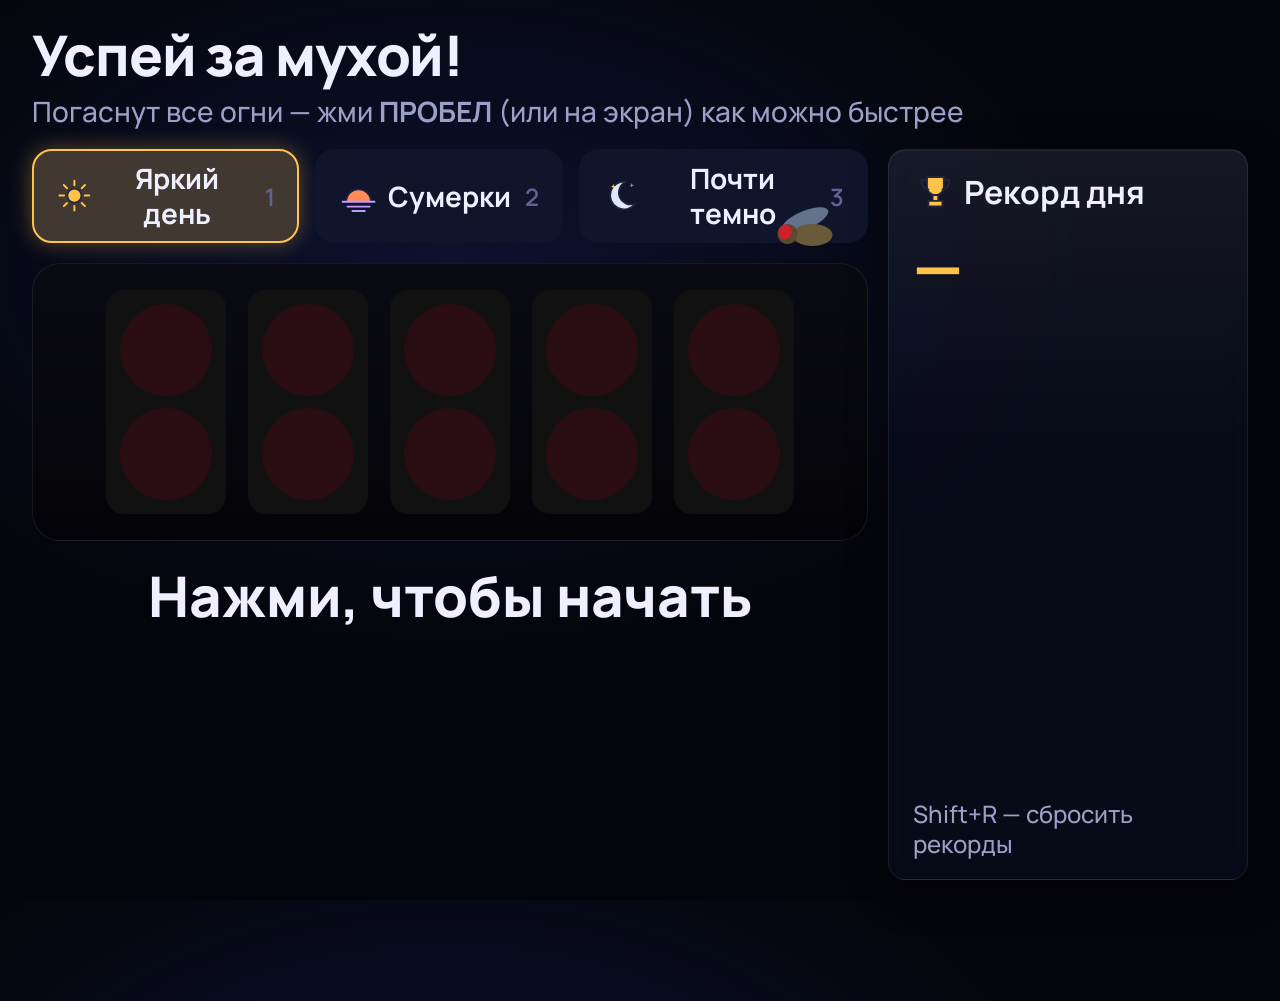
<file: arcade/index.html>
<!doctype html>
<html lang="ru">
<head>
<meta charset="utf-8">
<meta name="viewport" content="width=device-width, initial-scale=1">
<title>Успей за мухой</title>
<link rel="stylesheet" href="../shared/theme.css">
<style>
/* Аркада "Успей за мухой": старт как в Формуле 1. Шрифты от 24px. */
:root { --panel: #11152c; --red: #ff2a3a; --off: #2a0d12; --green: #7dff9a; --gold: #ffc24b; }
* { box-sizing: border-box; }
html, body { height: 100%; margin: 0; }
body {
  background: radial-gradient(70% 60% at 35% 30%, #0d1230 0%, transparent 70%), var(--bg); color: var(--text);
  font: 500 24px/1.25 var(--font);
  display: grid; grid-template-columns: 1fr 360px; grid-template-rows: auto 1fr; gap: 20px; padding: 20px 32px;
  overflow: hidden; user-select: none; -webkit-user-select: none; touch-action: manipulation; cursor: pointer;
}
header { grid-column: 1 / -1; }
h1 { margin: 0; font-size: 56px; }
header p { margin: 4px 0 0; font-size: 28px; color: var(--muted); }
.stage { display: grid; grid-template-rows: auto auto auto 1fr; gap: 20px; min-height: 0; }
.modes { display: flex; gap: 16px; }
.modes button { display: inline-flex; align-items: center; gap: 10px; font: inherit; font-size: 28px; font-weight: 700; padding: 10px 22px; border: 0; border-radius: 20px;
  background: var(--panel); color: var(--text); cursor: pointer; }
.modes button { border: 2px solid transparent !important; }
.modes button.on { background: color-mix(in srgb, var(--gold) 20%, var(--panel)); border-color: var(--gold) !important; box-shadow: 0 0 22px color-mix(in srgb, var(--gold) 35%, transparent); }
.modes kbd { font: 600 24px var(--font); color: var(--dim); margin-left: 4px; }
.ic { display: inline-flex; width: 1.4em; height: 1.4em; vertical-align: -.35em; }
.ic svg { width: 100%; height: 100%; }
h1 { letter-spacing: -.02em; font-weight: 800; }
.breakdown { font-size: 24px; color: var(--muted); text-align: center; }
.lights { display: flex; justify-content: center; gap: 22px; padding: 26px; background: linear-gradient(180deg, #0a0b12, #040408); border: 1px solid var(--line); border-radius: 28px; }
.pod { background: #111; border-radius: 18px; padding: 14px; display: grid; gap: 12px; }
.lamp { width: 92px; height: 92px; border-radius: 50%; background: var(--off); transition: background .04s, box-shadow .04s; }
.lamp.on { background: var(--red); box-shadow: 0 0 40px 10px rgba(255, 42, 58, .65); }
.message { text-align: center; font-size: 56px; font-weight: 800; min-height: 72px; }
.message small { display: block; font-size: 30px; font-weight: 500; color: var(--muted); }
.message.false { color: var(--red); }
.race { border-radius: 28px; padding: 20px 28px; display: grid; gap: 18px; align-content: center; }
.race.hidden { visibility: hidden; }
.lane { display: grid; grid-template-columns: 170px 1fr 170px; align-items: center; gap: 16px; font-size: 32px; }
.track { height: 52px; background: #0b0e22; border-radius: 26px; overflow: hidden; }
.bar { height: 100%; width: 0; border-radius: 26px; min-width: 8px; }
.bar.fly { background: var(--green); }
.bar.you { background: var(--gold); }
.lane b { font-variant-numeric: tabular-nums; text-align: right; }
.verdict { font-size: 36px; font-weight: 700; text-align: center; }
.fact { font-size: 26px; color: var(--muted); text-align: center; }
aside { border-radius: 28px; padding: 20px 24px; display: grid; grid-template-rows: auto auto 1fr auto; gap: 12px; min-height: 0; }
aside h2 { margin: 0; font-size: 32px; }
.best { font-size: 64px; font-weight: 800; color: var(--gold); font-variant-numeric: tabular-nums; }
ol { margin: 0; padding-left: 40px; font-size: 30px; font-variant-numeric: tabular-nums; overflow: hidden; }
ol li.new { color: var(--green); font-weight: 700; }
.hint { font-size: 24px; color: var(--muted); }
canvas { position: fixed; right: 400px; top: 150px; width: 160px; height: 120px; pointer-events: none; }
@media (max-height: 820px) {
  h1 { font-size: 40px; } header p { font-size: 24px; }
  body { gap: 14px; padding: 14px 28px; }
  .stage { gap: 12px; }
  .lights { padding: 14px; }
  .pod { padding: 10px; gap: 8px; }
  .lamp { width: 60px; height: 60px; }
  .message { font-size: 38px; min-height: 56px; line-height: 1.15; }
  .lamp { width: 52px !important; height: 52px !important; }
  .lights { padding: 10px !important; }
  .modes button { font-size: 24px; padding: 6px 16px; }
  .message small { font-size: 26px; }
  .race { padding: 14px 24px; gap: 10px; }
  .lane { font-size: 26px; grid-template-columns: 130px 1fr 140px; }
  .track { height: 40px; }
  .verdict { font-size: 30px; }
  .fact { font-size: 24px; }
}
</style>
</head>
<body>
<header>
  <h1>Успей за мухой!</h1>
  <p>Погаснут все огни — жми <b>ПРОБЕЛ</b> (или на экран) как можно быстрее</p>
</header>

<section class="stage">
  <div class="modes" id="modes"></div>
  <div class="lights" id="lights"></div>
  <div class="message" id="msg">Нажми, чтобы начать</div>
  <div class="race glass hidden" id="race">
    <div class="lane"><span><i class="ic" data-icon="fly"></i> Муха</span><div class="track"><div class="bar fly" id="bar-fly"></div></div><b id="t-fly"></b></div>
    <div class="lane"><span><i class="ic" data-icon="kid"></i> Ты</span><div class="track"><div class="bar you" id="bar-you"></div></div><b id="t-you"></b></div>
    <div class="breakdown" id="breakdown"></div>
    <div class="verdict" id="verdict"></div>
    <div class="fact">У мухи есть нейрон-великан <b>DNp01</b> — толстый «провод» от глаз к ногам.
      Сигнал по нему бежит 0,3 мс, а прыжок занимает меньше 7 мс.
      В темноте глаза дают слабый сигнал — и DNp01 включается позже.</div>
  </div>
</section>

<aside class="glass">
  <h2><i class="ic" data-icon="trophy"></i> Рекорд дня</h2>
  <div class="best" id="best">—</div>
  <ol id="top"></ol>
  <div class="hint">Shift+R — сбросить рекорды</div>
</aside>

<canvas id="fly" width="320" height="240"></canvas>

<script src="../shared/icons.js"></script>
<script src="escape_data.js"></script>
<script>
'use strict';
// Время мухи = задержка LPLC2 -> DNp01 по нашей LIF-модели (src/escape.py,
// arcade/escape_data.js) + взлёт после спайка DNp01: короткий режим < 7 мс
// (von Reyn et al. 2014; Chai et al. 2025, PMC12115834). Если файла с
// моделью нет, остаётся только взлёт.
const MODES = (window.ESCAPE && window.ESCAPE.modes) ||
  [{ key: 'day', title: 'Яркий день', brain_ms_all: [0], takeoff_ms: 7 }];
const LIGHT_STEP_MIN_MS = 700, LIGHT_STEP_MAX_MS = 1300;  // огни загораются с неровным шагом — ритм не угадать
const HOLD_MIN_MS = 200, HOLD_MAX_MS = 3000;  // случайная пауза перед "огни погасли", как в F1
const REPLAY_SLOW = 10;               // замедленный повтор: 1 мс = 10 мс экрана, одинаково для обоих
const TOO_SLOW_MS = 2000;
const STORE_KEY = 'fly-arcade-records';

const $ = id => document.getElementById(id);
const lamps = [];
for (let p = 0; p < 5; p++) {
  const pod = document.createElement('div'); pod.className = 'pod';
  for (let r = 0; r < 2; r++) {
    const l = document.createElement('div'); l.className = 'lamp'; pod.appendChild(l);
    if (r === 1) lamps.push(l);
  }
  $('lights').appendChild(pod);
}
const topLamps = [...document.querySelectorAll('.pod .lamp:first-child')];

let state = 'ready';   // ready -> lights -> go -> result | false
let timers = [];
let goTime = 0;
let flyJumpAt = 0;
let mode = MODES[0];
let flyMs = 0, flyBrainMs = 0;

function setMode(m) {
  mode = m;
  document.querySelectorAll('.modes button').forEach(b => b.classList.toggle('on', b.dataset.key === m.key));
}
MODES.forEach((m, k) => {
  const b = document.createElement('button');
  b.dataset.key = m.key;
  b.innerHTML = `<i class="ic">${ICONS[['sun', 'dusk', 'moon'][k]] || ''}</i>${m.title}<kbd>${k + 1}</kbd>`;
  b.addEventListener('pointerdown', e => { e.stopPropagation(); if (state !== 'lights' && state !== 'go') setMode(m); });
  $('modes').appendChild(b);
});
setMode(MODES[0]);

function setLights(n) {
  lamps.forEach((l, i) => l.classList.toggle('on', i < n));
  topLamps.forEach((l, i) => l.classList.toggle('on', i < n));
}
function clearTimers() { timers.forEach(clearTimeout); timers = []; }

function startRound() {
  clearTimers();
  state = 'lights';
  flyJumpAt = 0;
  $('race').classList.add('hidden');
  $('msg').className = 'message';
  $('msg').innerHTML = 'Внимание…';
  setLights(0);
  let t = 0;
  for (let i = 1; i <= 5; i++) {
    t += LIGHT_STEP_MIN_MS + Math.random() * (LIGHT_STEP_MAX_MS - LIGHT_STEP_MIN_MS);
    timers.push(setTimeout(() => setLights(i), t));
  }
  const hold = HOLD_MIN_MS + Math.random() * (HOLD_MAX_MS - HOLD_MIN_MS);
  timers.push(setTimeout(lightsOut, t + hold));
}

function lightsOut() {
  setLights(0);
  goTime = performance.now();
  state = 'go';
  // муха в этом раунде — один из прогонов модели в выбранном режиме
  flyBrainMs = mode.brain_ms_all[Math.floor(Math.random() * mode.brain_ms_all.length)];
  flyMs = flyBrainMs + mode.takeoff_ms;
  flyJumpAt = goTime + flyMs;
  $('msg').innerHTML = 'ЖМИ!';
  timers.push(setTimeout(() => { if (state === 'go') finish(null); }, TOO_SLOW_MS));
}

function falseStart() {
  clearTimers();
  setLights(0);
  state = 'false';
  $('msg').className = 'message false';
  $('msg').innerHTML = `Фальстарт! <i class="ic">${ICONS.flag}</i><small>Жди, пока погаснут все огни. Нажми, чтобы попробовать ещё</small>`;
}

function finish(ms) {
  clearTimers();
  state = 'result';
  if (ms === null) {
    $('msg').innerHTML = `Муха давно улетела! <i class="ic">${ICONS.wind}</i><small>Нажми, чтобы попробовать ещё</small>`;
    return;
  }
  const rec = saveRecord(ms);
  $('msg').innerHTML = `${Math.round(ms)} мс<small>${rating(ms)}${rec ? ` · Новый рекорд дня! <i class="ic">${ICONS.trophy}</i>` : ''}</small>`;
  $('race').classList.remove('hidden');
  $('t-fly').textContent = `${Math.round(flyMs)} мс`;
  $('t-you').textContent = `${Math.round(ms)} мс`;
  $('breakdown').textContent = `Муха: мозг ${flyBrainMs.toFixed(1)} мс (DNp01) + прыжок ${mode.takeoff_ms} мс · повтор замедлен в ${REPLAY_SLOW} раз`;
  $('verdict').textContent = `Муха быстрее тебя в ${Math.round(ms / flyMs)} раз!`;
  replay(flyMs, ms);
}

// замедленный повтор: оба участника на одной шкале времени
function replay(fly, you) {
  const t0 = performance.now();
  const total = Math.max(fly, you);
  (function frame(now) {
    if (state !== 'result') return;
    const t = (now - t0) / REPLAY_SLOW;  // мс "реального" времени гонки
    $('bar-fly').style.width = `${100 * Math.min(t, fly) / total}%`;
    $('bar-you').style.width = `${100 * Math.min(t, you) / total}%`;
    if (t < total) requestAnimationFrame(frame);
  })(t0);
}

function rating(ms) {
  if (ms < 200) return 'Как пилот Формулы 1!';
  if (ms < 280) return 'Отличная реакция!';
  if (ms < 400) return 'Неплохо!';
  return 'Попробуй ещё раз!';
}

// ---------- рекорды: только этот браузер, за сегодня ----------
function today() { return new Date().toISOString().slice(0, 10); }
function loadRecords() {
  try {
    const r = JSON.parse(localStorage.getItem(STORE_KEY) || '{}');
    return r.day === today() ? r : { day: today(), times: [] };
  } catch (e) { return { day: today(), times: [] }; }
}
let lastSaved = null;
function saveRecord(ms) {
  const r = loadRecords();
  const prevBest = r.times.length ? r.times[0] : Infinity;
  const t = Math.round(ms);
  r.times.push(t); r.times.sort((a, b) => a - b); r.times = r.times.slice(0, 7);
  lastSaved = t;
  try { localStorage.setItem(STORE_KEY, JSON.stringify(r)); } catch (e) { /* хранилище недоступно — просто не сохраняем */ }
  renderRecords(r);
  return t < prevBest;
}
function renderRecords(r = loadRecords()) {
  $('best').textContent = r.times.length ? `${r.times[0]} мс` : '—';
  let marked = false;
  $('top').innerHTML = r.times.map(t => {
    const cls = !marked && t === lastSaved ? (marked = true, ' class="new"') : '';
    return `<li${cls}>${t} мс</li>`;
  }).join('');
}

// ---------- ввод ----------
function press(ev) {
  const now = ev && ev.timeStamp ? ev.timeStamp : performance.now();
  if (state === 'ready' || state === 'result' || state === 'false') startRound();
  else if (state === 'lights') falseStart();
  else if (state === 'go') finish(now - goTime);
}
window.addEventListener('keydown', e => {
  if (e.shiftKey && (e.key === 'R' || e.key === 'К')) {
    if (confirm('Сбросить рекорды дня?')) { try { localStorage.removeItem(STORE_KEY); } catch (er) {} renderRecords(); }
    return;
  }
  if (e.repeat) return;
  const mk = MODES[+e.key - 1];
  if (mk) { if (state !== 'lights' && state !== 'go') setMode(mk); return; }
  if (e.code === 'Space' || e.code === 'Enter') { e.preventDefault(); press(e); }
});
window.addEventListener('pointerdown', press);
window.addEventListener('contextmenu', e => e.preventDefault());

// ---------- муха: сидит, а через flyMs после погасания огней улетает ----------
const fc = $('fly').getContext('2d');
function drawFly(now) {
  fc.clearRect(0, 0, 320, 240);
  let x = 160, y = 170;
  if (flyJumpAt && now > flyJumpAt) {
    const t = (now - flyJumpAt) / 1000;
    x += 600 * t; y -= 500 * t + 200 * t * t;
  }
  if (y > -60) {
    const wing = flyJumpAt && now > flyJumpAt ? Math.sin(now / 15) * 20 : 0;
    fc.save(); fc.translate(x, y);
    fc.fillStyle = 'rgba(200,230,255,.45)';
    fc.beginPath(); fc.ellipse(10, -30 - wing, 50, 18, -0.4, 0, 6.283); fc.fill();
    fc.fillStyle = '#6b5a3a'; fc.beginPath(); fc.ellipse(25, 0, 40, 22, 0, 0, 6.283); fc.fill();
    fc.fillStyle = '#5a4a30'; fc.beginPath(); fc.arc(-25, -2, 20, 0, 6.283); fc.fill();
    fc.fillStyle = '#d0202c'; fc.beginPath(); fc.ellipse(-30, -6, 13, 15, 0.2, 0, 6.283); fc.fill();
    fc.restore();
  }
  requestAnimationFrame(drawFly);
}
fillIcons();
renderRecords();
requestAnimationFrame(drawFly);
</script>
</body>
</html>
</file>
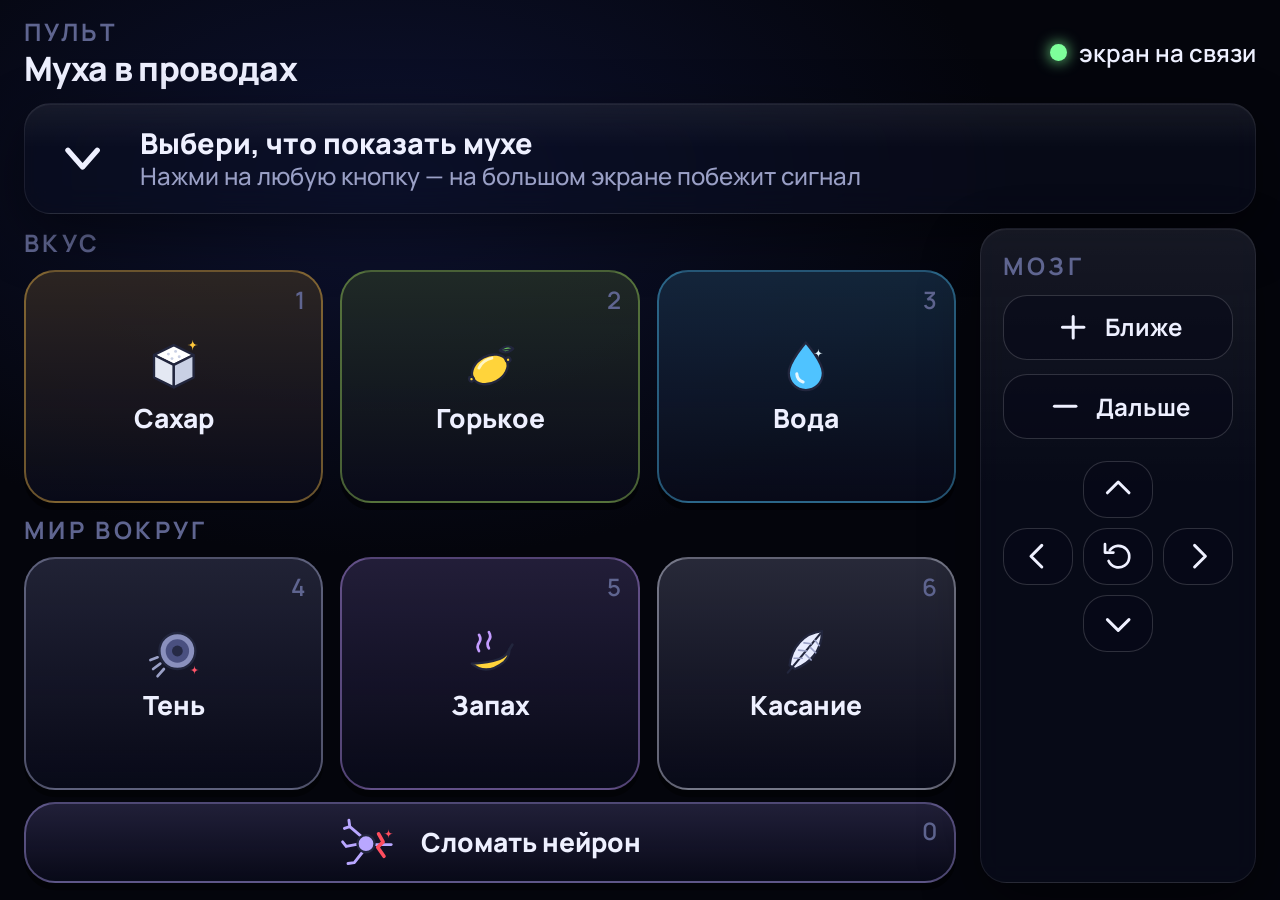
<file: stand/control.html>
<!doctype html>
<html lang="ru">
<head>
<meta charset="utf-8">
<meta name="viewport" content="width=device-width, initial-scale=1">
<title>Муха в проводах — пульт</title>
<link rel="stylesheet" href="../shared/theme.css">
<style>
/* Пульт для второго экрана. Шрифты от 24px. */
* { box-sizing: border-box; }
html { font-size: clamp(24px, 1.25vw, 40px); }
html, body { height: 100%; margin: 0; }
body {
  background: radial-gradient(70% 60% at 30% 20%, #0d1230 0%, transparent 70%), var(--bg);
  color: var(--text); font: 500 1rem/1.25 var(--font);
  display: grid; grid-template-rows: auto auto 1fr; gap: .9rem; padding: 1rem 1.3rem;
  overflow: hidden; user-select: none; -webkit-user-select: none; touch-action: manipulation;
}
header { display: flex; align-items: center; justify-content: space-between; gap: 1rem; }
h1 { margin: 0; font-size: 1.8rem; font-weight: 800; letter-spacing: -.02em; }
.link-state { display: flex; align-items: center; gap: .5rem; color: var(--muted); font-weight: 600; }
.link-state::before { content: ""; width: .7rem; height: .7rem; border-radius: 50%; background: var(--dim); }
.link-state.on { color: var(--text); }
.link-state.on::before { background: var(--motor); box-shadow: 0 0 .6rem var(--motor); }

.now { display: grid; grid-template-columns: auto 1fr; gap: 1rem; align-items: center; padding: .9rem 1.2rem; min-height: 6rem; }
.now-icon { width: 3.6rem; height: 3.6rem; }
.now-icon svg { width: 100%; height: 100%; }
.now-title { font-size: 1.5rem; font-weight: 800; }
.now-text { color: var(--muted); }

main { display: grid; grid-template-columns: 1fr auto; gap: 1rem; min-height: 0; }
.pads { display: grid; grid-template-rows: auto 1fr auto 1fr auto; gap: .5rem; min-height: 0; }
.row { display: grid; grid-template-columns: repeat(3, 1fr); gap: .7rem; min-height: 0; }
button { font: inherit; cursor: pointer; }
.stim, .lesion {
  --accent: #fff;
  position: relative; display: flex; flex-direction: column; align-items: center; justify-content: center; gap: .3rem;
  font-size: 1.3rem; font-weight: 800; color: var(--text);
  border-radius: 1.3rem; border: 2px solid color-mix(in srgb, var(--accent) 40%, transparent);
  background: linear-gradient(180deg, color-mix(in srgb, var(--accent) 14%, transparent), transparent), rgba(10, 12, 28, .8);
  box-shadow: 0 .3rem 0 rgba(0, 0, 0, .45);
  transition: transform .08s, box-shadow .08s, background .2s, border-color .2s;
}
.stim:active, .lesion:active { transform: translateY(.2rem); box-shadow: 0 .05rem 0 rgba(0, 0, 0, .45); }
.stim .ico, .lesion .ico { width: 3.2rem; height: 3.2rem; display: inline-flex; }
.ico svg { width: 100%; height: 100%; }
kbd { position: absolute; right: .7rem; top: .45rem; font: 600 max(24px, .75rem) var(--font); color: var(--dim); }
.stim[data-stim="sugar"] { --accent: var(--sugar); }
.stim[data-stim="bitter"] { --accent: var(--bitter); }
.stim[data-stim="water"] { --accent: var(--water); }
.stim[data-stim="loom"] { --accent: #b8bde6; }
.stim[data-stim="smell"] { --accent: #c39bff; }
.stim[data-stim="touch"] { --accent: #e8ecff; }
.lesion { --accent: var(--neuron); flex-direction: row; gap: 1rem; min-height: 4.4rem; }
.stim.active, .lesion[aria-pressed="true"] {
  border-color: var(--accent);
  background: linear-gradient(180deg, color-mix(in srgb, var(--accent) 36%, transparent), color-mix(in srgb, var(--accent) 10%, transparent)), rgba(10, 12, 28, .8);
  box-shadow: 0 .3rem 0 rgba(0, 0, 0, .45), 0 0 1.4rem color-mix(in srgb, var(--accent) 45%, transparent);
}
.lesion[aria-pressed="true"] { --accent: var(--danger); }

.view { display: grid; grid-template-rows: auto auto auto 1fr; gap: .6rem; padding: .9rem; align-content: start; width: 11.5rem; }
.vbtn {
  height: 3.4rem; display: flex; align-items: center; justify-content: center; gap: .5rem;
  border-radius: 1rem; border: 1px solid var(--line-2); background: rgba(8, 10, 24, .55); color: var(--text); font-weight: 700;
}
.vbtn:active { transform: scale(.95); background: rgba(255, 255, 255, .08); }
.vbtn .ico { width: 1.6rem; height: 1.6rem; display: inline-flex; }
.dpad { display: grid; grid-template-columns: repeat(3, 1fr); gap: .4rem; margin-top: .3rem; }
.dpad .vbtn { height: 3rem; }
.dpad span { display: block; }
.hint { color: var(--dim); font-size: max(24px, .75rem); line-height: 1.3; margin-top: .4rem; }
/* невысокий экран: всё должно влезть без прокрутки */
@media (max-height: 900px) {
  body { gap: .6rem; padding: .7rem 1rem; }
  h1 { font-size: 1.4rem; }
  .now { min-height: 4.6rem; padding: .6rem 1rem; }
  .now-icon { width: 2.8rem; height: 2.8rem; }
  .now-title { font-size: 1.2rem; }
  .stim .ico, .lesion .ico { width: 2.4rem; height: 2.4rem; }
  .stim { font-size: 1.1rem; }
  .lesion { min-height: 3.4rem; font-size: 1.1rem; }
  .vbtn { height: 2.7rem; }
  .dpad .vbtn { height: 2.4rem; }
  .hint { display: none; }
}
</style>
</head>
<body>
<header>
  <div>
    <div class="eyebrow">Пульт</div>
    <h1>Муха в&nbsp;проводах</h1>
  </div>
  <div id="link" class="link-state">нет связи с экраном</div>
</header>

<section class="now glass">
  <div id="now-icon" class="now-icon"></div>
  <div>
    <div id="now-title" class="now-title">Выбери, что показать мухе</div>
    <div id="now-text" class="now-text">Нажми на любую кнопку — на большом экране побежит сигнал</div>
  </div>
</section>

<main>
  <div class="pads">
    <div class="eyebrow">Вкус</div>
    <div class="row">
      <button class="stim" data-stim="sugar"><span class="ico" data-icon="sugar"></span>Сахар<kbd>1</kbd></button>
      <button class="stim" data-stim="bitter"><span class="ico" data-icon="bitter"></span>Горькое<kbd>2</kbd></button>
      <button class="stim" data-stim="water"><span class="ico" data-icon="water"></span>Вода<kbd>3</kbd></button>
    </div>
    <div class="eyebrow">Мир вокруг</div>
    <div class="row">
      <button class="stim" data-stim="loom"><span class="ico" data-icon="loom"></span>Тень<kbd>4</kbd></button>
      <button class="stim" data-stim="smell"><span class="ico" data-icon="smell"></span>Запах<kbd>5</kbd></button>
      <button class="stim" data-stim="touch"><span class="ico" data-icon="touch"></span>Касание<kbd>6</kbd></button>
    </div>
    <button id="lesion" class="lesion" aria-pressed="false"><span class="ico" data-icon="lesion"></span><span id="lesion-text">Сломать нейрон</span><kbd>0</kbd></button>
  </div>

  <aside class="view glass">
    <div class="eyebrow">Мозг</div>
    <button class="vbtn" data-cmd="in"><span class="ico" data-icon="plus"></span>Ближе</button>
    <button class="vbtn" data-cmd="out"><span class="ico" data-icon="minus"></span>Дальше</button>
    <div>
      <div class="dpad">
        <span></span><button class="vbtn" data-rot="0,-1"><span class="ico" data-icon="up"></span></button><span></span>
        <button class="vbtn" data-rot="-1,0"><span class="ico" data-icon="left"></span></button>
        <button class="vbtn" data-cmd="reset"><span class="ico" data-icon="reset"></span></button>
        <button class="vbtn" data-rot="1,0"><span class="ico" data-icon="right"></span></button>
        <span></span><button class="vbtn" data-rot="0,1"><span class="ico" data-icon="downArrow"></span></button><span></span>
      </div>
      <div class="hint">Стрелки — повернуть мозг, пока держишь</div>
    </div>
  </aside>
</main>

<script src="../shared/icons.js"></script>
<script>
'use strict';
// Пульт шлёт команды экрану (screen.html), экран отвечает своим состоянием.
// Канал 1: окно пульта открыто с экрана — postMessage в window.opener.
// Канал 2 (запасной): localStorage, если пульт открыт отдельно двойным кликом.
const $ = id => document.getElementById(id);
const LABEL = { sugar: 'Сахар', bitter: 'Горькое', water: 'Вода', loom: 'Тень', smell: 'Запах', touch: 'Касание' };
let lastState = 0;

function send(cmd) {
  const msg = { kind: 'fly-cmd', ...cmd, t: Date.now() + Math.random() };
  let viaOpener = false;
  try { if (window.opener && !window.opener.closed) { window.opener.postMessage(msg, '*'); viaOpener = true; } } catch (e) { /* нет доступа */ }
  if (!viaOpener) {
    try { localStorage.setItem('fly-cmd', JSON.stringify(msg)); } catch (e) { /* хранилище недоступно */ }
  }
}

function showState(st) {
  if (!st || st.kind !== 'fly-state') return;
  lastState = Date.now();
  $('link').classList.add('on');
  $('link').textContent = 'экран на связи';
  document.querySelectorAll('.stim').forEach(b => b.classList.toggle('active', b.dataset.stim === st.stim));
  $('lesion').setAttribute('aria-pressed', String(!!st.lesion));
  $('lesion-text').textContent = st.lesion ? 'Нейрон сломан' : 'Сломать нейрон';
  if (st.result && !st.playing) {
    $('now-icon').innerHTML = ICONS[st.result.icon] || '';
    $('now-title').textContent = st.result.title;
    $('now-text').textContent = st.result.text;
  } else if (st.stim) {
    $('now-icon').innerHTML = ICONS[st.stim] || '';
    $('now-title').textContent = `${LABEL[st.stim]} — сигнал бежит по мозгу…`;
    $('now-text').textContent = 'Смотри на большой экран';
  } else {
    $('now-icon').innerHTML = ICONS.down;
    $('now-title').textContent = 'Выбери, что показать мухе';
    $('now-text').textContent = 'Нажми на любую кнопку — на большом экране побежит сигнал';
  }
}
window.addEventListener('message', e => showState(e.data));
window.addEventListener('storage', e => {
  if (e.key === 'fly-state' && e.newValue) { try { showState(JSON.parse(e.newValue)); } catch (er) { /* мусор */ } }
});
// давно нет ответа экрана — показываем, что связи нет
setInterval(() => {
  if (Date.now() - lastState > 30000) { $('link').classList.remove('on'); $('link').textContent = 'нет связи с экраном'; send({ type: 'hello' }); }
}, 5000);

document.querySelectorAll('.stim').forEach(b => b.addEventListener('pointerdown', () => send({ type: 'stim', stim: b.dataset.stim })));
$('lesion').addEventListener('pointerdown', () => send({ type: 'lesion' }));
document.querySelectorAll('[data-cmd]').forEach(b => b.addEventListener('pointerdown', () => {
  const c = b.dataset.cmd;
  send(c === 'in' ? { type: 'zoom', f: 1.4 } : c === 'out' ? { type: 'zoom', f: 1 / 1.4 } : { type: 'reset' });
}));
// поворот: пока кнопку держат, шлём маленькие шаги
document.querySelectorAll('[data-rot]').forEach(b => {
  const [dx, dy] = b.dataset.rot.split(',').map(Number);
  let timer = null;
  const stop = () => { clearInterval(timer); timer = null; };
  b.addEventListener('pointerdown', e => {
    b.setPointerCapture(e.pointerId);
    send({ type: 'rotate', dx: dx * 14, dy: dy * 14 });
    timer = setInterval(() => send({ type: 'rotate', dx: dx * 14, dy: dy * 14 }), 60);
  });
  b.addEventListener('pointerup', stop);
  b.addEventListener('pointercancel', stop);
});
window.addEventListener('keydown', e => {
  if (e.repeat) return;
  const keys = ['sugar', 'bitter', 'water', 'loom', 'smell', 'touch'];
  const k = keys[+e.key - 1];
  if (k) send({ type: 'stim', stim: k });
  if (e.key === '0' || e.key === 'l' || e.key === 'д') send({ type: 'lesion' });
  if (e.key === '+' || e.key === '=') send({ type: 'zoom', f: 1.4 });
  if (e.key === '-' || e.key === '_') send({ type: 'zoom', f: 1 / 1.4 });
  if (e.key === 'r' || e.key === 'к') send({ type: 'reset' });
});
window.addEventListener('contextmenu', e => e.preventDefault());

fillIcons();
$('now-icon').innerHTML = ICONS.down;
// если экран уже открыт — он пришлёт своё состояние; читаем последнее сохранённое
try { const st = JSON.parse(localStorage.getItem('fly-state') || 'null'); if (st && Date.now() - st.t < 60000) showState(st); } catch (e) { /* нет */ }
send({ type: 'hello' });
</script>
</body>
</html>
</file>
<file: shared/theme.css>
/* Общая тема "Муха в проводах": шрифт, цвета, стеклянные панели.
   Шрифт Manrope (SIL OFL 1.1, shared/MANROPE_OFL.txt) встроен base64:
   через file:// браузер не грузит шрифты из отдельных файлов. */
@font-face {
  font-family: "Manrope"; font-style: normal; font-display: block; font-weight: 200 800;
  src: url([data-uri]) format("woff2");
  unicode-range: U+0301, U+0400-045F, U+0490-0491, U+04B0-04B1, U+2116;
}
@font-face {
  font-family: "Manrope"; font-style: normal; font-display: block; font-weight: 200 800;
  src: url([data-uri]) format("woff2");
  unicode-range: U+0000-00FF, U+0131, U+0152-0153, U+02BB-02BC, U+02C6, U+02DA, U+02DC, U+2000-206F, U+20AC, U+2122, U+2191, U+2193, U+2212, U+2215, U+FEFF, U+FFFD;
}
:root {
  --font: "Manrope", "Segoe UI", Roboto, Arial, sans-serif;
  --bg: #04050c;
  --bg-2: #0a0d1d;
  --glass: rgba(12, 15, 32, .58);
  --glass-hi: rgba(255, 255, 255, .06);
  --line: rgba(255, 255, 255, .08);
  --line-2: rgba(255, 255, 255, .16);
  --text: #eef0ff;
  --muted: #9aa0c6;
  --dim: #5f6590;
  --sugar: #ffc24b;
  --bitter: #a8e05f;
  --water: #52c7ff;
  --danger: #ff5468;
  --neuron: #b9a7ff;
  --motor: #7dff9a;
  --r: 1.1rem;
}
.glass {
  background:
    linear-gradient(180deg, var(--glass-hi), transparent 40%),
    var(--glass);
  border: 1px solid var(--line);
  border-radius: var(--r);
  backdrop-filter: blur(14px) saturate(1.2); -webkit-backdrop-filter: blur(14px) saturate(1.2);
  box-shadow: 0 1px 0 rgba(255, 255, 255, .05) inset, 0 .8rem 2.4rem rgba(0, 0, 0, .45);
}
.eyebrow {
  font-size: max(24px, .78rem); font-weight: 700; letter-spacing: .14em; text-transform: uppercase;
  color: var(--dim);
}
.num { font-variant-numeric: tabular-nums; font-feature-settings: "tnum"; }
</file>
